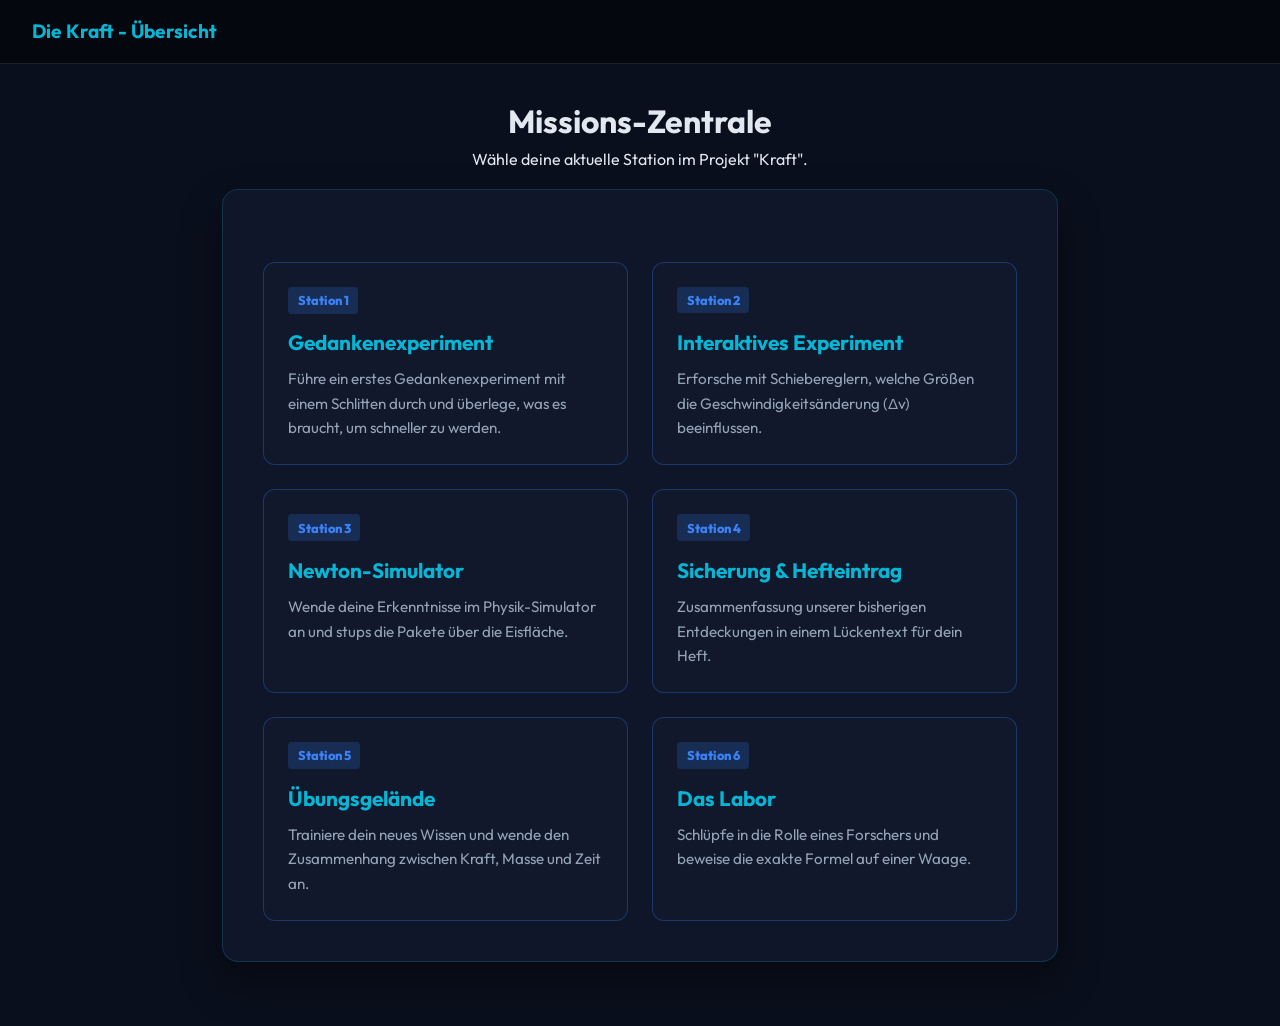
<file: index.html>
<!DOCTYPE html>
<html lang="de">
<head>
    <meta charset="UTF-8">
    <meta name="viewport" content="width=device-width, initial-scale=1.0">
    <title>Physik 8: Projekt Kraft - Übersicht</title>
    <link href="https://fonts.googleapis.com/css2?family=Outfit:wght@300;400;600;800&display=swap" rel="stylesheet">
    <link rel="stylesheet" href="styles.css">
</head>
<body>
    <div class="stars"></div>
    
    <div class="nav-header">
        <h1>Die Kraft - Übersicht</h1>
    </div>

    <main class="container">
        <header class="text-center mb-1">
            <h1 class="glitch" data-text="Missions-Zentrale">Missions-Zentrale</h1>
            <p class="subtitle">Wähle deine aktuelle Station im Projekt "Kraft".</p>
        </header>

        <section class="glass-panel">
            <div class="hub-grid">
                
                <a href="Gedankenexperiment.html" class="hub-card">
                    <span class="station-num">Station 1</span>
                    <h3>Gedankenexperiment</h3>
                    <p>Führe ein erstes Gedankenexperiment mit einem Schlitten durch und überlege, was es braucht, um schneller zu werden.</p>
                </a>

                <a href="ABGeschwindigkeitsänderunginteraktiv.html" class="hub-card">
                    <span class="station-num">Station 2</span>
                    <h3>Interaktives Experiment</h3>
                    <p>Erforsche mit Schiebereglern, welche Größen die Geschwindigkeitsänderung (Δv) beeinflussen.</p>
                </a>

                <a href="simulation.html" class="hub-card">
                    <span class="station-num">Station 3</span>
                    <h3>Newton-Simulator</h3>
                    <p>Wende deine Erkenntnisse im Physik-Simulator an und stups die Pakete über die Eisfläche.</p>
                </a>

                <a href="hefteintrag.html" class="hub-card">
                    <span class="station-num">Station 4</span>
                    <h3>Sicherung & Hefteintrag</h3>
                    <p>Zusammenfassung unserer bisherigen Entdeckungen in einem Lückentext für dein Heft.</p>
                </a>

                <a href="uebungen.html" class="hub-card">
                    <span class="station-num">Station 5</span>
                    <h3>Übungsgelände</h3>
                    <p>Trainiere dein neues Wissen und wende den Zusammenhang zwischen Kraft, Masse und Zeit an.</p>
                </a>

                <a href="Newton2Herleitung.html" class="hub-card">
                    <span class="station-num">Station 6</span>
                    <h3>Das Labor</h3>
                    <p>Schlüpfe in die Rolle eines Forschers und beweise die exakte Formel auf einer Waage.</p>
                </a>



            </div>
        </section>
    </main>
</body>
</html>
</file>
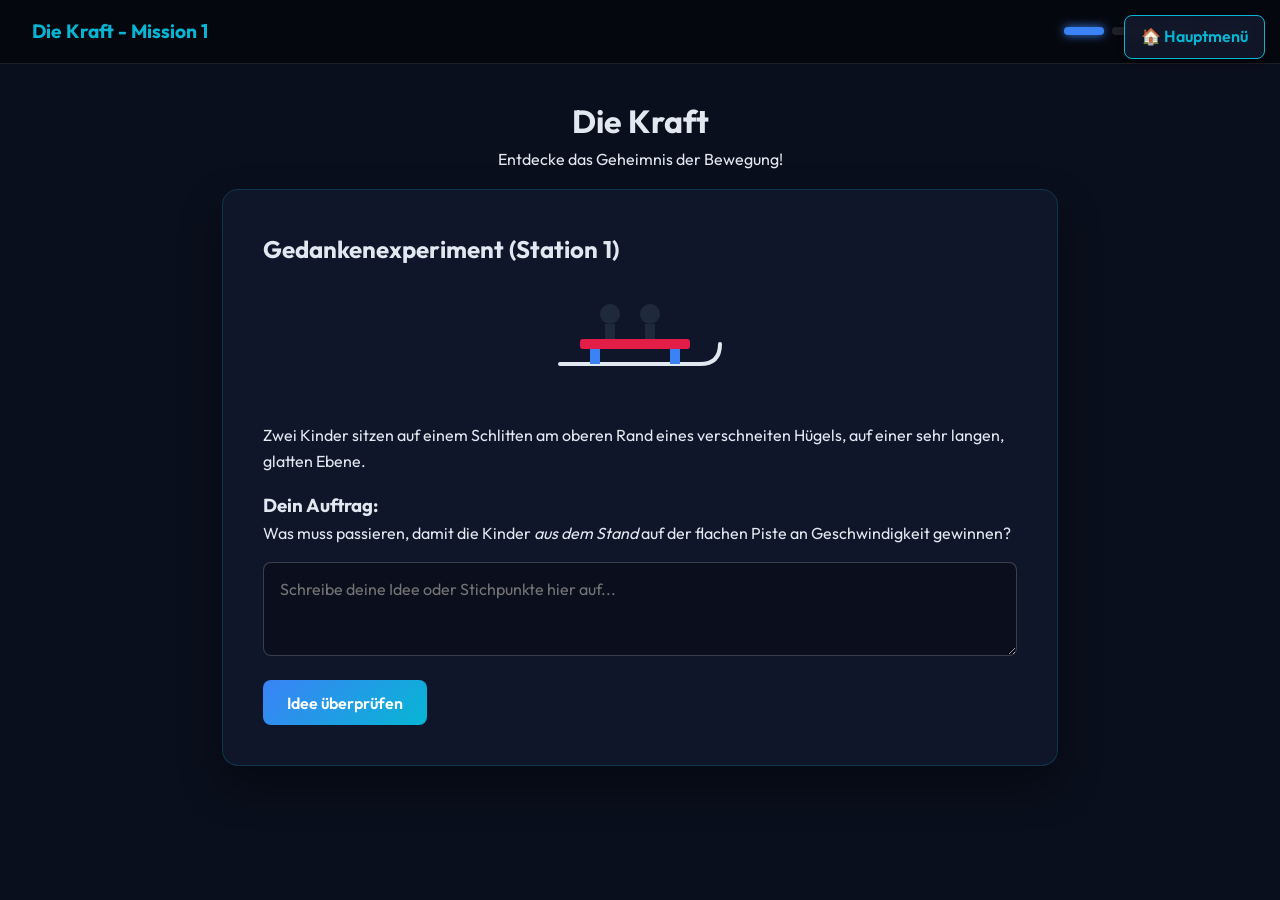
<file: Gedankenexperiment.html>
<!DOCTYPE html>
<html lang="de">
<head>
    <meta charset="UTF-8">
    <meta name="viewport" content="width=device-width, initial-scale=1.0">
    <title>Physik 8: Projekt Kraft - Station 1</title>
    <link href="https://fonts.googleapis.com/css2?family=Outfit:wght@300;400;600;800&display=swap" rel="stylesheet">
    <link rel="stylesheet" href="styles.css">
</head>
<body>
    <a href="index.html" class="global-home-btn">🏠 Hauptmenü</a>
    <div class="stars"></div>
    
    <div class="nav-header">
        <h1>Die Kraft - Mission 1</h1>
        <div class="progress-pills">
            <div class="pill active"></div>
            <div class="pill"></div>
            <div class="pill"></div>
            <div class="pill"></div>
        </div>
    </div>

    <main class="container">
        
        <header class="text-center mb-1">
            <h1 class="glitch" data-text="Die Kraft">Die Kraft</h1>
            <p class="subtitle">Entdecke das Geheimnis der Bewegung!</p>
        </header>

        <section class="glass-panel">
            <h2>Gedankenexperiment (Station 1)</h2>
            <div class="content-box mt-1">
                <!-- SVG Clipart -->
                <div style="text-align: center; margin-bottom: 2rem;">
                    <svg width="200" height="100" viewBox="0 0 200 100">
                        <path d="M20 80 Q 50 80 80 80 L 160 80 Q 180 80 180 60" fill="none" stroke="#e2e8f0" stroke-width="4" stroke-linecap="round"/>
                        <!-- Sled Board -->
                        <rect x="50" y="65" width="10" height="15" fill="#3b82f6"/>
                        <rect x="130" y="65" width="10" height="15" fill="#3b82f6"/>
                        <rect x="40" y="55" width="110" height="10" fill="#e11d48" rx="3"/>
                        
                        <!-- Kind 1 -->
                        <circle cx="70" cy="30" r="10" fill="#1e293b"/>
                        <rect x="65" y="40" width="10" height="15" fill="#1e293b"/>
                        <!-- Kind 2 -->
                        <circle cx="110" cy="30" r="10" fill="#1e293b"/>
                        <rect x="105" y="40" width="10" height="15" fill="#1e293b"/>
                    </svg>
                </div>
                
                <p>Zwei Kinder sitzen auf einem Schlitten am oberen Rand eines verschneiten Hügels, auf einer sehr langen, glatten Ebene.</p>
                <div class="task-box mt-1">
                    <h3>Dein Auftrag:</h3>
                    <label for="sled-input">Was muss passieren, damit die Kinder <em>aus dem Stand</em> auf der flachen Piste an Geschwindigkeit gewinnen?</label>
                    <textarea id="sled-input" placeholder="Schreibe deine Idee oder Stichpunkte hier auf..." rows="3"></textarea>
                    
                    <div id="feedback" class="feedback-msg hidden"></div>
                    <button class="btn mt-1" id="btn-check">Idee überprüfen</button>
                    <button class="btn btn-outline mt-1 hidden" id="btn-solution">Lösungsvorschlag anzeigen</button>
                    <a href="ABGeschwindigkeitsänderunginteraktiv.html" class="btn mt-1 hidden" id="btn-next">Weiter zum Experiment ➔</a>
                </div>
            </div>
        </section>

    </main>

    <script>
        let attempts = 0;
        const btnCheck = document.getElementById('btn-check');
        const btnSolution = document.getElementById('btn-solution');
        const feedback = document.getElementById('feedback');
        const inputFld = document.getElementById('sled-input');
        const btnNext = document.getElementById('btn-next');

        btnCheck.addEventListener('click', () => {
            const input = inputFld.value.toLowerCase().trim();
            const words = input.split(/\s+/).filter(w => w.length > 2);
            
            // 1. Basale Längenprüfung
            if (words.length < 3) {
                feedback.innerHTML = "Das ist etwas zu kurz. Beschreibe deinen Gedanken bitte in einem ganzen Satz!";
                feedback.className = "feedback-msg error";
                feedback.classList.remove('hidden');
                return;
            }

            // 2. Prüfung auf physikalische Relevanz (Aktion und Subjekt)
            const hasAction = input.includes('schieb') || input.includes('schob') || input.includes('schubs') || 
                              input.includes('schups') || input.includes('drück') || input.includes('druck') || 
                              input.includes('zieh') || input.includes('zog') || input.includes('kraft') || 
                              input.includes('stoß') || input.includes('stoss') || input.includes('einwirk');
            
            const hasSubject = input.includes('jemand') || input.includes('person') || input.includes('kind') || 
                               input.includes('mensch') || input.includes('man') || input.includes('hand') || 
                               input.includes('seil') || input.includes('schlitt') || input.includes('finger');

            // 3. Nonsens-Sperre (einfache Prüfung auf bekannte Off-Topic Wörter in der Lerneinheit)
            const offTopicWords = ['jesus', 'gott', 'hallelujah', 'amen', 'gebet', 'bibel'];
            const containsOffTopic = offTopicWords.some(w => input.includes(w));

            if (hasAction && hasSubject && !containsOffTopic) {
                feedback.innerHTML = "Perfekt! Jemand muss von außen etwas tun, z.B. anschieben. Da wirkt eine Kraft!";
                feedback.className = "feedback-msg success";
                btnCheck.classList.add('hidden');
                btnSolution.classList.add('hidden');
                btnNext.classList.remove('hidden');
                feedback.classList.remove('hidden');
                return;
            } 
            
            attempts++;
            feedback.className = "feedback-msg error";
            feedback.classList.remove('hidden');
            
            if (containsOffTopic) {
                feedback.innerHTML = "Konzentriere dich bitte auf die physikalische Beschreibung des Schlittens.";
            } else if (!hasAction) {
                feedback.innerHTML = "Guter Ansatz, aber <em>was genau</em> muss mit dem Schlitten gemacht werden? (Tipp: Ein Verb wie 'sch...' oder 'z...')";
            } else if (!hasSubject) {
                feedback.innerHTML = "Wer oder was bewirkt diese Änderung? Denke an die Einwirkung von außen.";
            } else {
                // Fallback / Tipps
                if (attempts === 1) feedback.innerHTML = "Stell dir vor, du stehst <em>hinter</em> dem Schlitten oder hälst ein Seil. Was tust du?";
                else if (attempts === 2) feedback.innerHTML = "Die Antwort hat mit 'Schieben' oder 'Ziehen' zu tun.";
                else {
                    feedback.innerHTML = "Die Bewegung ändert sich durch eine sogenannte <em>Einwirkung</em> von außen.";
                    btnSolution.classList.remove('hidden');
                }
            }
        });

        btnSolution.addEventListener('click', () => {
            inputFld.value = "Der Schlitten muss z.B. angeschoben oder gezogen werden.";
            btnSolution.classList.add('hidden');
            feedback.innerHTML = "Hier ist ein Lösungsvorschlag. Klicke auf 'Idee überprüfen', um fortzufahren!";
            feedback.className = "feedback-msg info";
        });
    </script>
</body>
</html>
</file>
<file: styles.css>
/* Global Styles für Physik Lerneinheit */
:root {
    --bg-primary: #0a0f1d;
    --bg-secondary: #131b2f;
    --accent-blue: #3b82f6;
    --accent-cyan: #06b6d4;
    --text-primary: #e2e8f0;
    --text-muted: #94a3b8;
    --success: #10b981;
    --error: #ef4444;
}

* { margin: 0; padding: 0; box-sizing: border-box; }

body {
    font-family: 'Outfit', sans-serif; background-color: var(--bg-primary); 
    color: var(--text-primary); line-height: 1.6; overflow-x: hidden;
}

.hidden { display: none !important; }
.mt-1 { margin-top: 1rem; }
.mt-2 { margin-top: 2rem; }
.mb-1 { margin-bottom: 1rem; }
.text-center { text-align: center; }

/* Progress / Navigation */
.nav-header { display: flex; justify-content: space-between; align-items: center; padding: 1rem 2rem; background: rgba(0,0,0,0.5); backdrop-filter: blur(5px); border-bottom: 1px solid rgba(255,255,255,0.1); position: sticky; top: 0; z-index: 100;}
.nav-header h1 { font-size: 1.2rem; color: var(--accent-cyan); margin: 0; }
.progress-pills { display: flex; gap: 0.5rem; }
.pill { width: 40px; height: 8px; border-radius: 4px; background: rgba(255,255,255,0.1); }
.pill.active { background: var(--accent-blue); box-shadow: 0 0 10px var(--accent-blue); }

/* Containers & Elements */
.container { max-width: 900px; margin: 0 auto; padding: 2rem; }
.glass-panel { background: rgba(19, 27, 47, 0.7); backdrop-filter: blur(12px); border: 1px solid rgba(6, 182, 212, 0.2); border-radius: 16px; padding: 2.5rem; margin-bottom: 2rem; box-shadow: 0 20px 40px rgba(0,0,0,0.4); animation: slideIn 0.6s ease; }
@keyframes slideIn { from { opacity: 0; transform: translateY(20px); } to { opacity: 1; transform: translateY(0); } }

.btn { background: linear-gradient(135deg, var(--accent-blue), var(--accent-cyan)); color: white; border: none; padding: 0.8rem 1.5rem; border-radius: 8px; font-weight: 600; font-size: 1rem; cursor: pointer; font-family: 'Outfit'; transition: transform 0.2s, background 0.3s; text-decoration: none; display: inline-block; }
.btn:hover { transform: translateY(-2px); }
.btn:disabled { opacity: 0.5; cursor: not-allowed; }
.btn-large { padding: 1rem 2.5rem; font-size: 1.2rem; border-radius: 12px; }
.btn-outline { background: transparent; border: 2px solid var(--accent-cyan); color: var(--accent-cyan); margin-right: 0.5rem; }
.btn-outline:hover { background: rgba(6, 182, 212, 0.1); }
.btn-outline.selected { background: var(--accent-cyan); color: white; }

textarea { width: 100%; padding: 1rem; border-radius: 8px; margin-top: 1rem; background: rgba(0,0,0,0.3); border: 1px solid rgba(255,255,255,0.2); color: white; font-family: inherit; font-size: 1rem; resize: vertical; }
select { background: rgba(0,0,0,0.5); border: 1px solid var(--accent-cyan); color: white; padding: 0.3rem 0.6rem; border-radius: 4px; font-family: inherit; font-size: 1rem; outline: none; }

.feedback-msg { padding: 1rem; border-radius: 8px; font-weight: 600; margin: 1rem 0; }
.feedback-msg.success { background: rgba(16, 185, 129, 0.2); color: #34d399; border-left: 4px solid var(--success); }
.feedback-msg.error { background: rgba(239, 68, 68, 0.2); color: #f87171; border-left: 4px solid var(--error); }
.feedback-msg.info { background: rgba(59, 130, 246, 0.2); color: #93c5fd; border-left: 4px solid var(--accent-blue); }

/* Simulation */
.lab-container { display: flex; gap: 2rem; flex-wrap: wrap; margin-bottom: 1rem;}
.controls { flex: 1; min-width: 300px; background: rgba(0,0,0,0.3); padding: 1.5rem; border-radius: 12px; }
.slider-group label { display: block; margin-bottom: 0.5rem; font-weight: 600; }
input[type="range"] { width: 100%; accent-color: var(--accent-cyan); }
.val-display { display: block; text-align: right; font-size: 0.85rem; color: var(--accent-cyan); }

.sim-view { flex: 1.5; min-width: 300px; background: #e2e8f0; border-radius: 12px; position: relative; overflow: hidden; height: 320px; display: flex; align-items: flex-end; padding-bottom: 20px;}
.track { position: absolute; bottom: 0; width: 100%; height: 30px; background: #fff; box-shadow: inset 0 2px 10px rgba(0,0,0,0.1); }
.sled-object { position: absolute; bottom: 30px; left: 80px; transition: transform ease-in-out; z-index: 2;}
.pusher-object { position: absolute; bottom: 30px; left: 45px; transition: transform linear; z-index: 1;}

.wind-lines { opacity: 0; margin-bottom: 15px; position: absolute; right: 90px; }
.wind-fast { opacity: 1; animation: windSlide 0.2s linear infinite; }
.wind-slow { opacity: 0.6; animation: windSlide 0.5s linear infinite; }
@keyframes windSlide { 0% { transform: translateX(0); } 100% { transform: translateX(-30px); opacity: 0; } }

/* Hefteintrag */
.word-bank { display: flex; gap: 1rem; padding: 1rem; background: rgba(0,0,0,0.3); border-radius: 8px; margin-bottom: 1rem; flex-wrap: wrap; }
.word-chip { background: var(--accent-blue); padding: 0.5rem 1rem; border-radius: 20px; font-weight: 600; cursor: pointer; display: inline-block; transition: all 0.2s; border: 2px solid transparent;}
.word-chip:hover { transform: scale(1.05); }
.word-chip.used { opacity: 0.3; pointer-events: none; }

.notebook-exact { background: #ffffff; color: #000; font-family: 'Segoe UI', Arial, sans-serif; border-radius: 4px; padding: 2rem; position: relative; }
.red-box { border: 3px solid #e11d48; padding: 1.5rem; background: #fff; position: relative;}
.text-green { color: #10b981; }
.red-box-footer { display: flex; justify-content: space-between; margin-top: 1rem; font-size: 0.95rem; }
.notebook-text { font-size: 1.3rem; line-height: 1.8; }
.blue-boxes { display: flex; gap: 1rem; flex-wrap: wrap; justify-content: space-between; }
.blue-box { background: #3b82f6; border: 1px solid #2563eb; color: #fff; min-height: 60px; flex: 1; min-width: 150px; display: flex; align-items: center; justify-content: center; cursor: pointer; font-size: 0.9rem; text-align: center; font-weight: 600; border-radius: 4px;}
.blue-box.filled { background: #1e3a8a; }
.underline-blank { min-width: 100px; display: inline-block; text-align: center; border-bottom: 1px solid #1e3a8a; cursor: pointer; color: #1e3a8a; padding: 0 0.5rem; }
.underline-blank.filled { color: #000; font-weight: bold; border-bottom: 1px solid #000;}

/* Übungen Tools */
.exercise-card { background: rgba(0,0,0,0.3); padding: 1.5rem; border-radius: 12px; margin-bottom: 2rem; border-left: 4px solid var(--accent-cyan);}
.tf-question { padding: 1rem; background: rgba(0,0,0,0.2); border-radius: 8px; margin-bottom: 1rem; }
.pulse { animation: pulseAnim 2s infinite; }
@keyframes pulseAnim { 0% { opacity: 1; transform: scale(1); } 50% { opacity: 0.8; transform: scale(1.02); } 100% { opacity: 1; transform: scale(1); } }
.copy-stamp { position: absolute; top: -15px; right: 20px; background: #e11d48; color: white; padding: 0.3rem 1rem; font-weight: bold; border-radius: 12px; transform: rotate(5deg); box-shadow: 0 4px 10px rgba(0,0,0,0.3); font-size: 0.9rem;}

.grid-2 { display: grid; grid-template-columns: 1fr 1fr; gap: 1.5rem; }
@media(max-width: 768px) { .grid-2 { grid-template-columns: 1fr; } }

/* Global Navigation & Hub */
.global-home-btn {
    position: fixed;
    top: 15px;
    right: 15px;
    background: rgba(19, 27, 47, 0.8);
    backdrop-filter: blur(8px);
    border: 1px solid var(--accent-cyan);
    color: var(--accent-cyan);
    padding: 0.5rem 1rem;
    border-radius: 8px;
    font-weight: 600;
    text-decoration: none;
    z-index: 1000;
    transition: all 0.2s;
    display: flex;
    align-items: center;
    gap: 0.5rem;
    box-shadow: 0 4px 6px rgba(0,0,0,0.3);
}
.global-home-btn:hover {
    background: var(--accent-cyan);
    color: white;
    transform: translateY(-2px);
}
.hub-grid {
    display: grid;
    grid-template-columns: repeat(auto-fit, minmax(280px, 1fr));
    gap: 1.5rem;
    margin-top: 2rem;
}
.hub-card {
    background: rgba(19, 27, 47, 0.6);
    border: 1px solid rgba(59, 130, 246, 0.3);
    border-radius: 12px;
    padding: 1.5rem;
    transition: all 0.3s;
    text-decoration: none;
    color: var(--text-primary);
    display: flex;
    flex-direction: column;
    height: 100%;
}
.hub-card:hover {
    transform: translateY(-5px);
    border-color: var(--accent-cyan);
    box-shadow: 0 10px 20px rgba(6, 182, 212, 0.2);
    background: rgba(19, 27, 47, 0.8);
}
.hub-card h3 {
    color: var(--accent-cyan);
    margin-bottom: 0.5rem;
    font-size: 1.3rem;
}
.hub-card p {
    color: var(--text-muted);
    font-size: 0.95rem;
    flex-grow: 1;
}
.hub-card .station-num {
    background: rgba(59, 130, 246, 0.2);
    color: var(--accent-blue);
    padding: 0.2rem 0.6rem;
    border-radius: 4px;
    font-size: 0.8rem;
    font-weight: 800;
    display: inline-block;
    margin-bottom: 0.8rem;
    width: fit-content;
}
</file>
